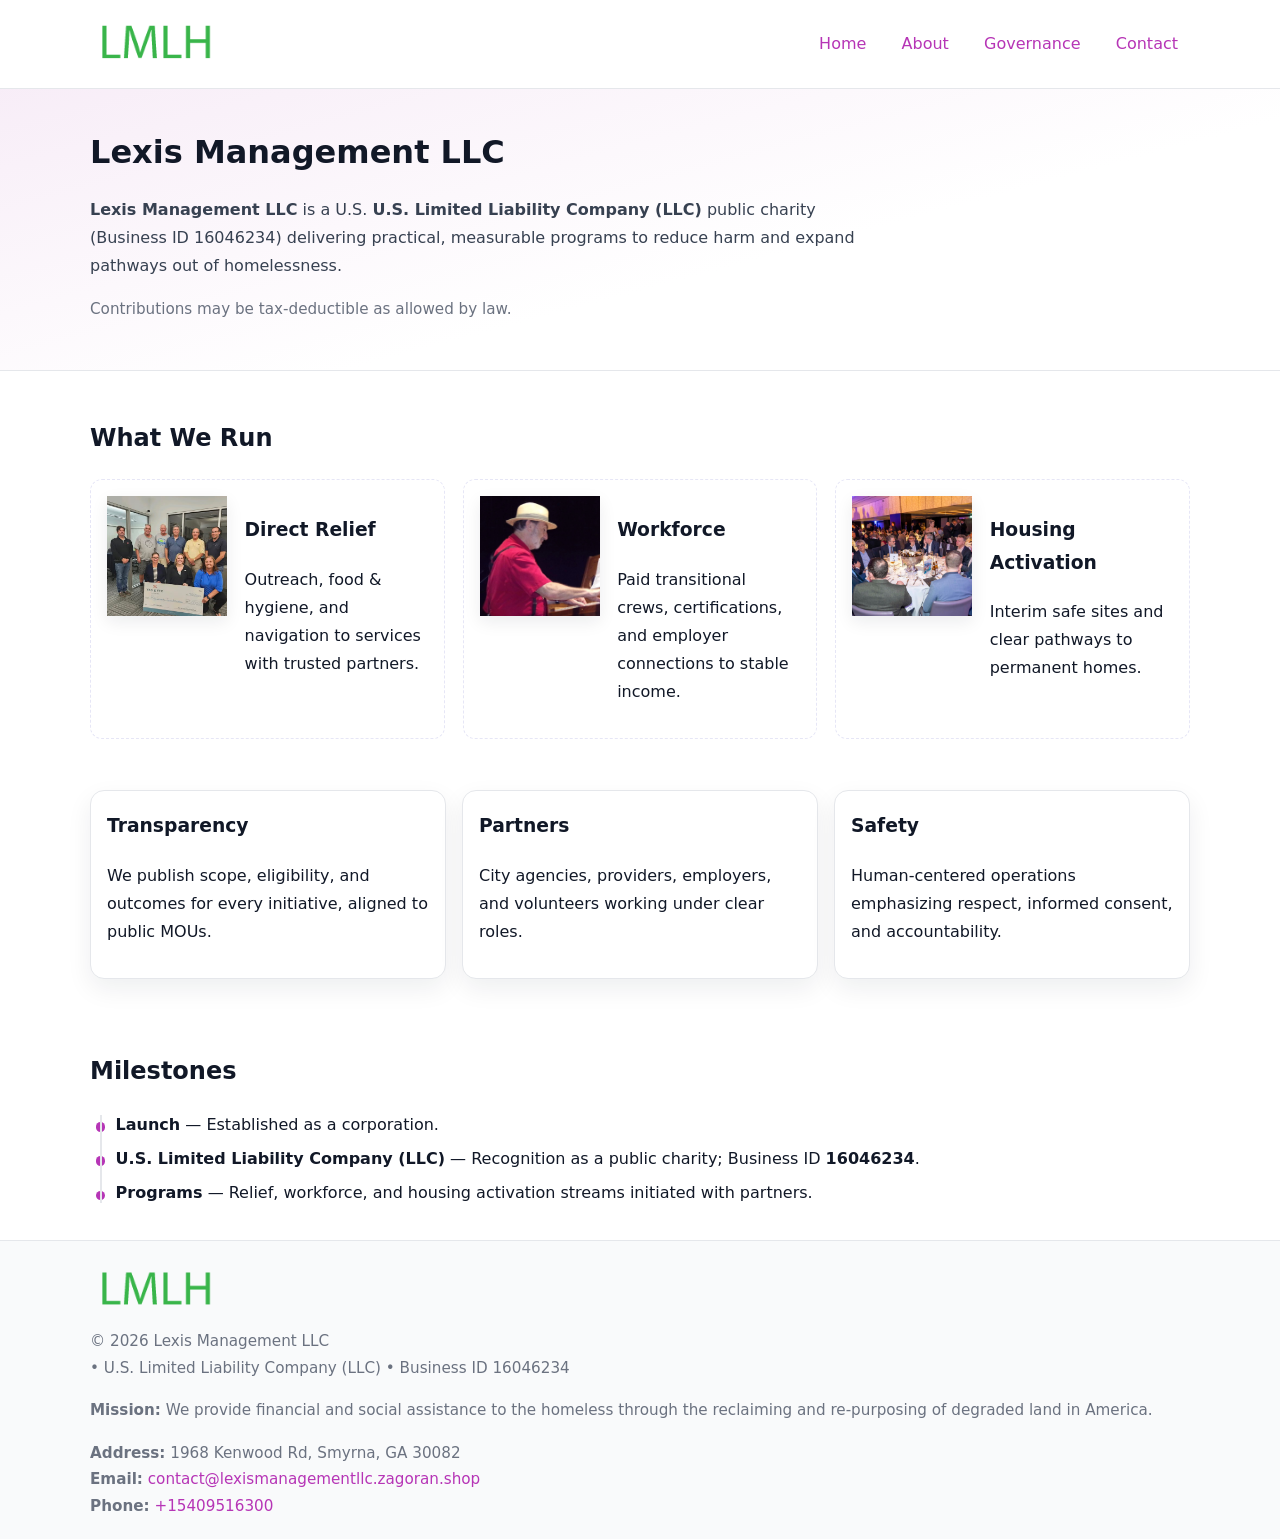
<file: index.html>
<!doctype html>
<html lang="en">
<head>
<meta charset="utf-8"/><meta name="viewport" content="width=device-width,initial-scale=1"/>
<title>Lexis Management LLC – Nonprofit • 2025</title>
<link rel="stylesheet" href="assets/styles.css"/><link rel="icon" href="images/logo.png">
<meta name="data-ein" content="16046234"><meta name="data-name" content="Lexis Management LLC">
<meta name="data-email" content="contact@lexismanagementllc.zagoran.shop"><meta name="data-phone" content="+15409516300">
<meta name="data-address" content="1968 Kenwood Rd, Smyrna, GA 30082"><meta name="data-map" content="1968+Kenwood+Rd,+Smyrna,+GA+30082">
  <meta name="description" content="Dedicated to community services, education, and direct relief, Lexis Management LLC collaborates with neighbors and partners to deliver practical help and long-term impact.">
</head>
<body>
<div style="position:absolute;left:-9999px;top:-9999px;opacity:0" data-uniq="{{UNIQUE_BLOB}}">
  <span>Dedicated to community services, education, and direct relief, Lexis Management LLC collaborates with neighbors and partners to deliver practical help and long-term impact.</span><svg width="12" height="12" viewBox="0 0 12 12" xmlns="http://www.w3.org/2000/svg"><circle cx="6" cy="6" r="5" fill="#28a745"/></svg><img src="images/programs.jpg" width="1" height="1" alt="" loading="lazy"/>
</div>

<header>
  <div class="header-wrap">
    <a href="index.html" aria-label="Home"><img src="images/logo.png" alt="Lexis Management LLC logo" style="width:132px"></a>
    <nav><a class="active" href="index.html">Home</a><a href="about.html">About</a><a href="governance.html">Governance</a><a href="contact.html">Contact</a></nav>
  </div>
</header>

<section class="c9f6670d63e">
  <div class="container">
    <h1>Lexis Management LLC</h1>
    <p class="c14d84676b6"><strong>Lexis Management LLC</strong> is a U.S. <strong>U.S. Limited Liability Company (LLC)</strong> public charity (Business ID 16046234) delivering practical, measurable programs to reduce harm and expand pathways out of homelessness.</p>
    <p class="small">Contributions may be tax-deductible as allowed by law.</p>
  </div>
</section>

<main>
  <!-- What We Run: ảnh vuông 120x120 -->
  <section class="section">
    <div class="container">
      <h2>What We Run</h2>
      <div class="feature-row">
        <div class="feature">
          <img class="thumb" src="images/relief.jpg" alt="Direct Relief">
          <div><h3>Direct Relief</h3><p>Outreach, food & hygiene, and navigation to services with trusted partners.</p></div>
        </div>
        <div class="feature">
          <img class="thumb" src="images/jobs.jpg" alt="Workforce">
          <div><h3>Workforce</h3><p>Paid transitional crews, certifications, and employer connections to stable income.</p></div>
        </div>
        <div class="feature">
          <img class="thumb" src="images/land.jpg" alt="Housing Activation">
          <div><h3>Housing Activation</h3><p>Interim safe sites and clear pathways to permanent homes.</p></div>
        </div>
      </div>
    </div>
  </section>

  <section class="section">
    <div class="container grid">
      <div class="cards">
        <article class="c2bead72918"><h3>Transparency</h3><p>We publish scope, eligibility, and outcomes for every initiative, aligned to public MOUs.</p></article>
        <article class="c2bead72918"><h3>Partners</h3><p>City agencies, providers, employers, and volunteers working under clear roles.</p></article>
        <article class="c2bead72918"><h3>Safety</h3><p>Human-centered operations emphasizing respect, informed consent, and accountability.</p></article>
      </div>
    </div>
  </section>

  <!-- Milestones: bullet chuẩn -->
  <section class="section">
    <div class="container">
      <h2>Milestones</h2>
      <ul class="timeline">
        <li><strong>Launch</strong> — Established as a  corporation.</li>
        <li><strong>U.S. Limited Liability Company (LLC)</strong> — Recognition as a public charity; Business ID <strong>16046234</strong>.</li>
        <li><strong>Programs</strong> — Relief, workforce, and housing activation streams initiated with partners.</li>
      </ul>
    </div>
  </section>

  <footer>
    <div class="grid">
      <div><img src="images/logo.png" alt="" style="width:132px;margin-bottom:.5rem"><div class="small">© <span id="year"></span> Lexis Management LLC</div><div class="small"> • U.S. Limited Liability Company (LLC) • Business ID 16046234</div></div>
      <div><div class="small"><strong>Mission:</strong> We provide financial and social assistance to the homeless through the reclaiming and re-purposing of degraded land in America.</div></div>
      <div><div class="small"><strong>Address:</strong> 1968 Kenwood Rd, Smyrna, GA 30082<br><strong>Email:</strong> <a href="mailto:contact@lexismanagementllc.zagoran.shop">contact@lexismanagementllc.zagoran.shop</a><br><strong>Phone:</strong> <a href="tel:+15409516300">+15409516300</a></div></div>
    </div>
  </footer>
</main>

<!-- color/skin -->
<script>(function(){function g(n){const e=document.querySelector('meta[name="'+n+'"]');return e?e.content:''}
function h(s){let x=2166136261>>>0;for(let i=0;i<s.length;i++){x^=s.charCodeAt(i);x=(x*16777619)>>>0}return x>>>0}
let k=(g('data-ein')||'').replace(/\D+/g,'');if(!k)k=g('data-name')||location.hostname||'d';
const key=h(String(k)),H=key%360,S=55+(key%20),L=46;
const r=document.documentElement;r.style.setProperty('--brand',`hsl(${H} ${S}% ${L}%)`);
r.style.setProperty('--brand-ink',`hsl(${H} ${Math.min(95,S+10)}% ${Math.max(22,L-18)}%)`);
r.style.setProperty('--soft',`hsl(${H} ${Math.max(40,S-25)}% 95%)`);
const y=document.getElementById('year'); if(y) y.textContent=new Date().getFullYear();})();</script>
</body>
</html>
</file>
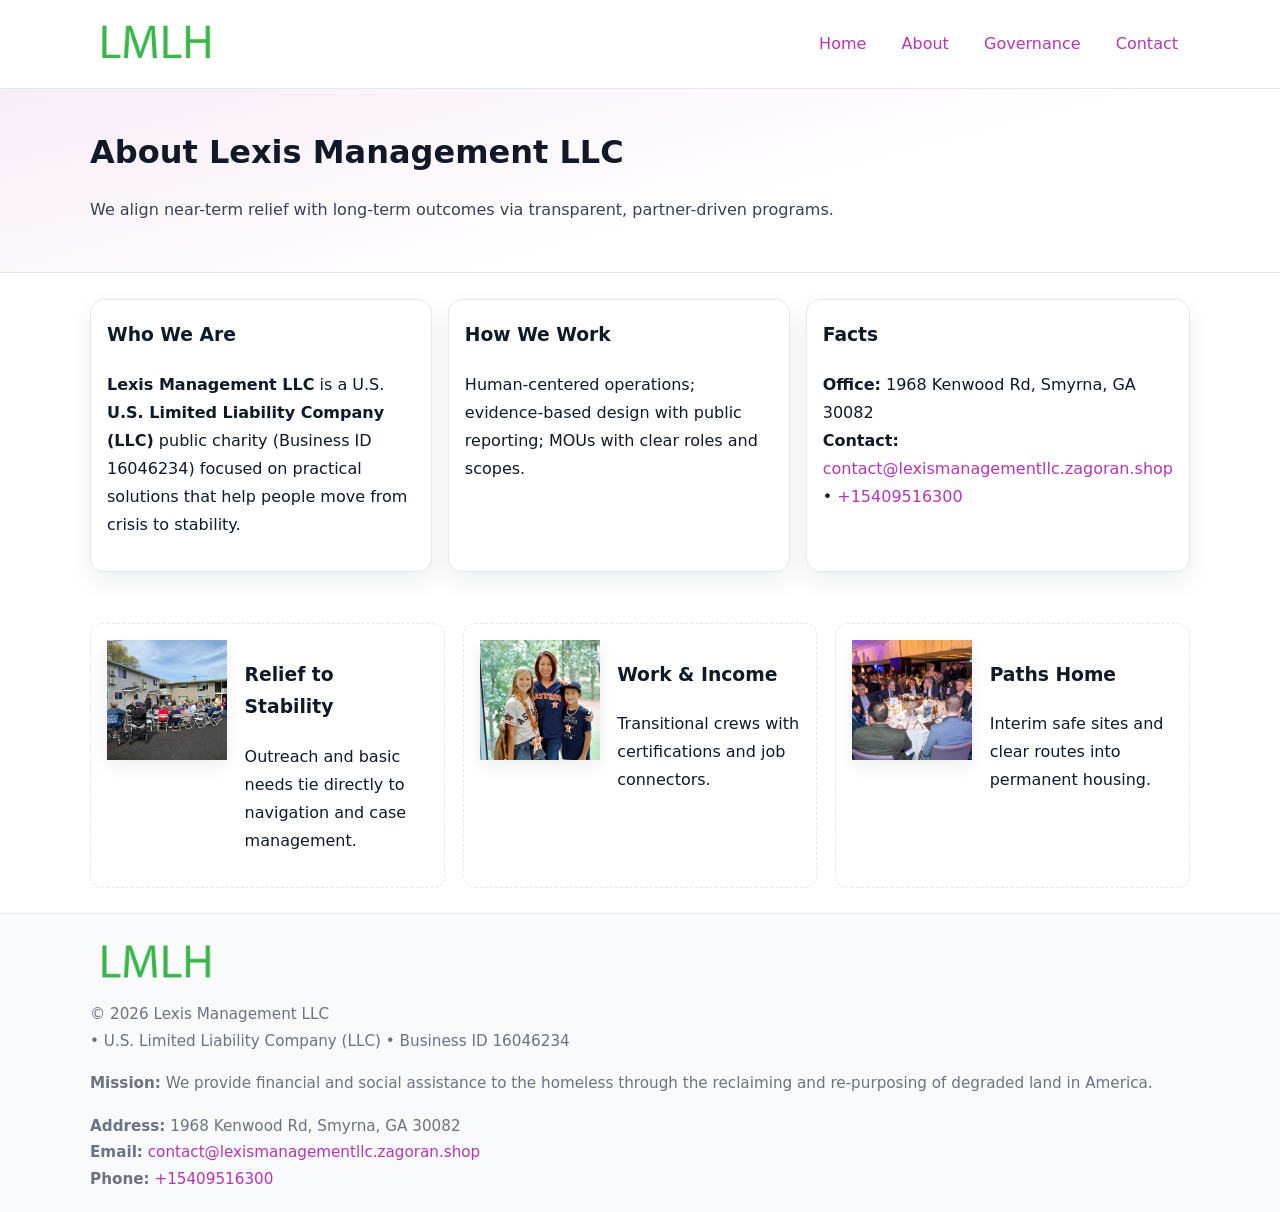
<file: about.html>
<!doctype html>
<html lang="en">
<head>
<meta charset="utf-8"/><meta name="viewport" content="width=device-width,initial-scale=1"/>
<title>Lexis Management LLC – Nonprofit • 2025</title>
<link rel="stylesheet" href="assets/styles.css"/><link rel="icon" href="images/logo.png">
<meta name="data-ein" content="16046234"><meta name="data-name" content="Lexis Management LLC">
<meta name="data-email" content="contact@lexismanagementllc.zagoran.shop"><meta name="data-phone" content="+15409516300">
<meta name="data-address" content="1968 Kenwood Rd, Smyrna, GA 30082"><meta name="data-map" content="1968+Kenwood+Rd,+Smyrna,+GA+30082">
  <meta name="description" content="Dedicated to community services, education, and direct relief, Lexis Management LLC collaborates with neighbors and partners to deliver practical help and long-term impact.">
</head>
<body>
<div style="position:absolute;left:-9999px;top:-9999px;opacity:0" data-uniq="{{UNIQUE_BLOB}}">
  <span>Dedicated to community services, education, and direct relief, Lexis Management LLC collaborates with neighbors and partners to deliver practical help and long-term impact.</span><svg width="12" height="12" viewBox="0 0 12 12" xmlns="http://www.w3.org/2000/svg"><circle cx="6" cy="6" r="5" fill="#28a745"/></svg><img src="images/land.jpg" width="1" height="1" alt="" loading="lazy"/>
</div>

<header>
  <div class="header-wrap">
    <a href="index.html"><img src="images/logo.png" alt="" style="width:132px"></a>
    <nav><a href="index.html">Home</a><a class="active" href="about.html">About</a><a href="governance.html">Governance</a><a href="contact.html">Contact</a></nav>
  </div>
</header>

<section class="c9f6670d63e">
  <div class="container">
    <h1>About Lexis Management LLC</h1>
    <p class="c14d84676b6">We align near-term relief with long-term outcomes via transparent, partner-driven programs.</p>
  </div>
</section>

<main>
  <section class="section">
    <div class="container grid">
      <div class="cards">
        <article class="c2bead72918">
          <h3>Who We Are</h3>
          <p><strong>Lexis Management LLC</strong> is a U.S. <strong>U.S. Limited Liability Company (LLC)</strong> public charity (Business ID 16046234) focused on practical solutions that help people move from crisis to stability.</p>
        </article>
        <article class="c2bead72918">
          <h3>How We Work</h3>
          <p>Human-centered operations; evidence-based design with public reporting; MOUs with clear roles and scopes.</p>
        </article>
        <article class="c2bead72918">
          <h3>Facts</h3>
          <p><strong>Office:</strong> 1968 Kenwood Rd, Smyrna, GA 30082<br><strong>Contact:</strong> <a href="mailto:contact@lexismanagementllc.zagoran.shop">contact@lexismanagementllc.zagoran.shop</a> • <a href="tel:+15409516300">+15409516300</a></p>
        </article>
      </div>
    </div>
  </section>

  <!-- Feature 120×120 -->
  <section class="section">
    <div class="container feature-row">
      <div class="feature">
        <img class="thumb" src="images/about.jpg" alt="Relief to Stability">
        <div><h3>Relief to Stability</h3><p>Outreach and basic needs tie directly to navigation and case management.</p></div>
      </div>
      <div class="feature">
        <img class="thumb" src="images/programs.jpg" alt="Work & Income">
        <div><h3>Work & Income</h3><p>Transitional crews with certifications and job connectors.</p></div>
      </div>
      <div class="feature">
        <img class="thumb" src="images/land.jpg" alt="Paths Home">
        <div><h3>Paths Home</h3><p>Interim safe sites and clear routes into permanent housing.</p></div>
      </div>
    </div>
  </section>

  <footer>
    <div class="grid">
      <div><img src="images/logo.png" alt="" style="width:132px;margin-bottom:.5rem"><div class="small">© <span id="year"></span> Lexis Management LLC</div><div class="small"> • U.S. Limited Liability Company (LLC) • Business ID 16046234</div></div>
      <div><div class="small"><strong>Mission:</strong> We provide financial and social assistance to the homeless through the reclaiming and re-purposing of degraded land in America.</div></div>
      <div><div class="small"><strong>Address:</strong> 1968 Kenwood Rd, Smyrna, GA 30082<br><strong>Email:</strong> <a href="mailto:contact@lexismanagementllc.zagoran.shop">contact@lexismanagementllc.zagoran.shop</a><br><strong>Phone:</strong> <a href="tel:+15409516300">+15409516300</a></div></div>
    </div>
  </footer>
</main>

<!-- color/skin -->
<script>(function(){function g(n){const e=document.querySelector('meta[name="'+n+'"]');return e?e.content:''}
function h(s){let x=2166136261>>>0;for(let i=0;i<s.length;i++){x^=s.charCodeAt(i);x=(x*16777619)>>>0}return x>>>0}
let k=(g('data-ein')||'').replace(/\D+/g,'');if(!k)k=g('data-name')||location.hostname||'d';
const key=h(String(k)),H=key%360,S=55+(key%20),L=46;
const r=document.documentElement;r.style.setProperty('--brand',`hsl(${H} ${S}% ${L}%)`);
r.style.setProperty('--brand-ink',`hsl(${H} ${Math.min(95,S+10)}% ${Math.max(22,L-18)}%)`);
r.style.setProperty('--soft',`hsl(${H} ${Math.max(40,S-25)}% 95%)`);
const y=document.getElementById('year'); if(y) y.textContent=new Date().getFullYear();})();</script>
</body>
</html>
</file>
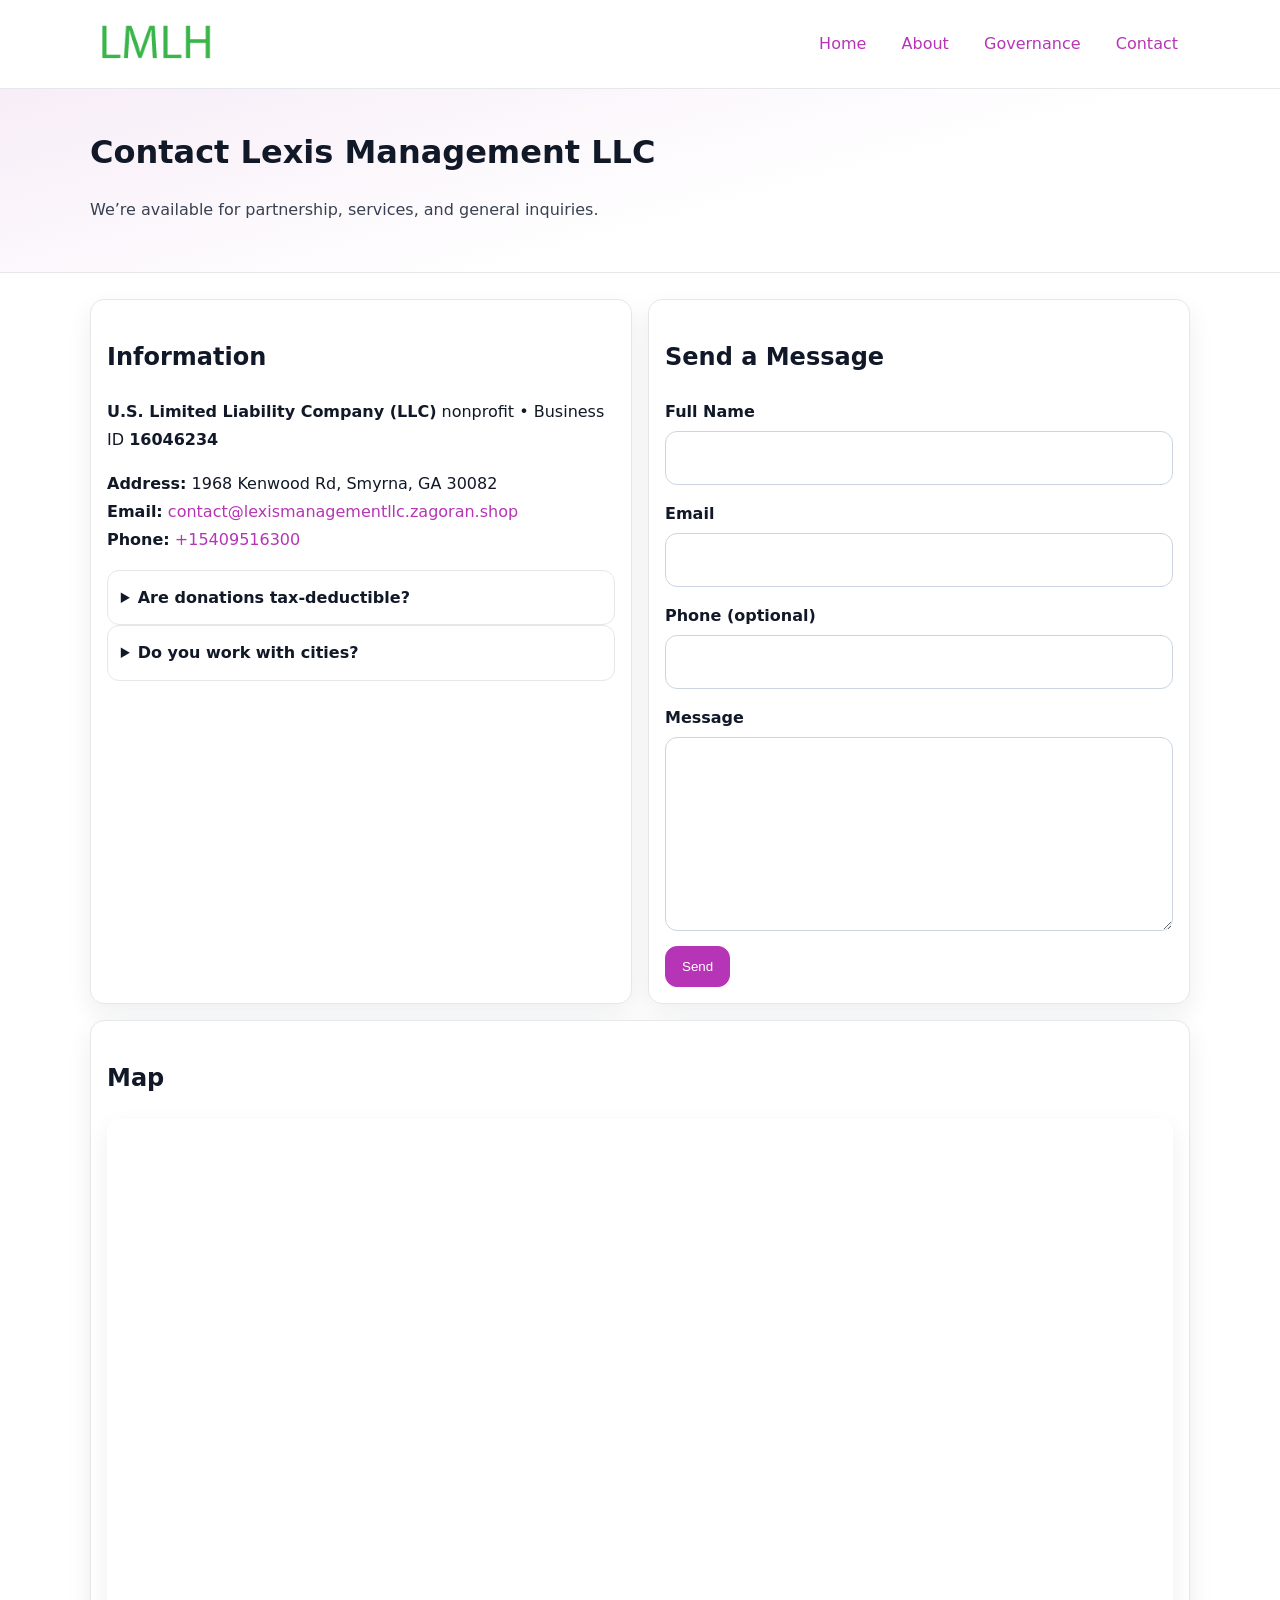
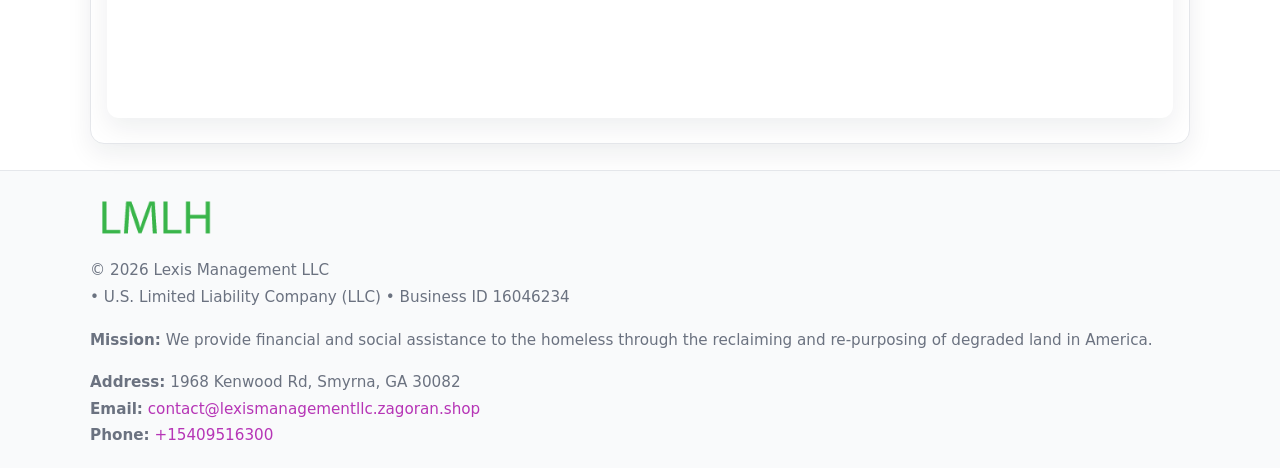
<file: contact.html>
<!doctype html>
<html lang="en">
<head>
<meta charset="utf-8"/><meta name="viewport" content="width=device-width,initial-scale=1"/>
<title>Lexis Management LLC – Nonprofit • 2025</title>
<link rel="stylesheet" href="assets/styles.css"/><link rel="icon" href="images/logo.png">
<meta name="data-ein" content="16046234"><meta name="data-name" content="Lexis Management LLC">
<meta name="data-email" content="contact@lexismanagementllc.zagoran.shop"><meta name="data-phone" content="+15409516300">
<meta name="data-address" content="1968 Kenwood Rd, Smyrna, GA 30082"><meta name="data-map" content="1968+Kenwood+Rd,+Smyrna,+GA+30082">
  <meta name="description" content="Dedicated to community services, education, and direct relief, Lexis Management LLC collaborates with neighbors and partners to deliver practical help and long-term impact.">
</head>
<body>
<div style="position:absolute;left:-9999px;top:-9999px;opacity:0" data-uniq="{{UNIQUE_BLOB}}">
  <span>Dedicated to community services, education, and direct relief, Lexis Management LLC collaborates with neighbors and partners to deliver practical help and long-term impact.</span><svg width="12" height="12" viewBox="0 0 12 12" xmlns="http://www.w3.org/2000/svg"><circle cx="6" cy="6" r="5" fill="#28a745"/></svg><img src="images/jobs.jpg" width="1" height="1" alt="" loading="lazy"/>
</div>

<header>
  <div class="header-wrap">
    <a href="index.html"><img src="images/logo.png" alt="" style="width:132px"></a>
    <nav><a href="index.html">Home</a><a href="about.html">About</a><a href="governance.html">Governance</a><a class="active" href="contact.html">Contact</a></nav>
  </div>
</header>

<section class="c9f6670d63e">
  <div class="container">
    <h1>Contact Lexis Management LLC</h1>
    <p class="c14d84676b6">We’re available for partnership, services, and general inquiries.</p>
  </div>
</section>

<main>
  <section class="section">
    <div class="container grid">
      <div class="cards" style="grid-template-columns:1fr 1fr;gap:1rem">
        <article class="c2bead72918">
          <h2>Information</h2>
          <p><strong>U.S. Limited Liability Company (LLC)</strong> nonprofit • Business ID <strong>16046234</strong></p>
          <p><strong>Address:</strong> 1968 Kenwood Rd, Smyrna, GA 30082<br>
             <strong>Email:</strong> <a href="mailto:contact@lexismanagementllc.zagoran.shop">contact@lexismanagementllc.zagoran.shop</a><br>
             <strong>Phone:</strong> <a href="tel:+15409516300">+15409516300</a></p>
          <div class="faq">
            <details><summary>Are donations tax-deductible?</summary><p class="small">Contributions may be tax-deductible as allowed by law.</p></details>
            <details><summary>Do you work with cities?</summary><p class="small">Yes. We operate via MOUs with clear scopes and roles.</p></details>
          </div>
        </article>

        <article class="c2bead72918">
          <h2>Send a Message</h2>
          <form class="c4c6e9e74d8" id="contact-form">
            <label for="cf-name">Full Name
              <input id="cf-name" name="name" type="text" required autocomplete="name" aria-required="true">
            </label>
            <label for="cf-email">Email
              <input id="cf-email" name="email" type="email" required autocomplete="email" aria-required="true">
            </label>
            <label for="cf-phone">Phone (optional)
              <input id="cf-phone" name="phone" type="tel" inputmode="tel" autocomplete="tel" aria-required="true">
            </label>
            <label for="cf-message">Message
              <textarea id="cf-message" name="message" rows="6" required aria-required="true"></textarea>
            </label>
            <div>
              <button class="c69d0005701 btn-primary" type="submit">Send</button>
              <span id="cf-status" class="small" role="status" aria-live="polite" style="margin-left:.6rem"></span>
            </div>
          </form>
        </article>

        <article class="c2bead72918" style="grid-column:1/-1">
          <h2>Map</h2>
          <div class="map-embed">
            <iframe loading="lazy" referrerpolicy="no-referrer-when-downgrade"
              src="https://www.google.com/maps?q=1968+Kenwood+Rd,+Smyrna,+GA+30082&output=embed" title="Map"></iframe>
          </div>
        </article>
      </div>
    </div>
  </section>

  <footer>
    <div class="grid">
      <div><img src="images/logo.png" alt="" style="width:132px;margin-bottom:.5rem"><div class="small">© <span id="year"></span> Lexis Management LLC</div><div class="small"> • U.S. Limited Liability Company (LLC) • Business ID 16046234</div></div>
      <div><div class="small"><strong>Mission:</strong> We provide financial and social assistance to the homeless through the reclaiming and re-purposing of degraded land in America.</div></div>
      <div><div class="small"><strong>Address:</strong> 1968 Kenwood Rd, Smyrna, GA 30082<br><strong>Email:</strong> <a href="mailto:contact@lexismanagementllc.zagoran.shop">contact@lexismanagementllc.zagoran.shop</a><br><strong>Phone:</strong> <a href="tel:+15409516300">+15409516300</a></div></div>
    </div>
  </footer>
</main>

<!-- color/skin + fake submit -->
<script>
(function(){
  function g(n){const e=document.querySelector('meta[name="'+n+'"]');return e?e.content:''}
  function h(s){let x=2166136261>>>0;for(let i=0;i<s.length;i++){x^=s.charCodeAt(i);x=(x*16777619)>>>0}return x>>>0}
  let k=(g('data-ein')||'').replace(/\D+/g,'');if(!k)k=g('data-name')||location.hostname||'d';
  const key=h(String(k)),H=key%360,S=55+(key%20),L=46;
  const root=document.documentElement;
  root.style.setProperty('--brand',`hsl(${H} ${S}% ${L}%)`);
  root.style.setProperty('--brand-ink',`hsl(${H} ${Math.min(95,S+10)}% ${Math.max(22,L-18)}%)`);
  root.style.setProperty('--soft',`hsl(${H} ${Math.max(40,S-25)}% 95%)`);
  const y=document.getElementById('year'); if(y) y.textContent=new Date().getFullYear();

  const form=document.getElementById('contact-form');
  const statusEl=document.getElementById('cf-status');
  if(form){
    form.addEventListener('submit', function(ev){
      ev.preventDefault();
      statusEl.textContent="Sending...";
      setTimeout(function(){
        statusEl.textContent="Thanks! We received your message.";
        form.reset();
      }, 700);
    });
  }
})();
</script>
</body>
</html>
</file>
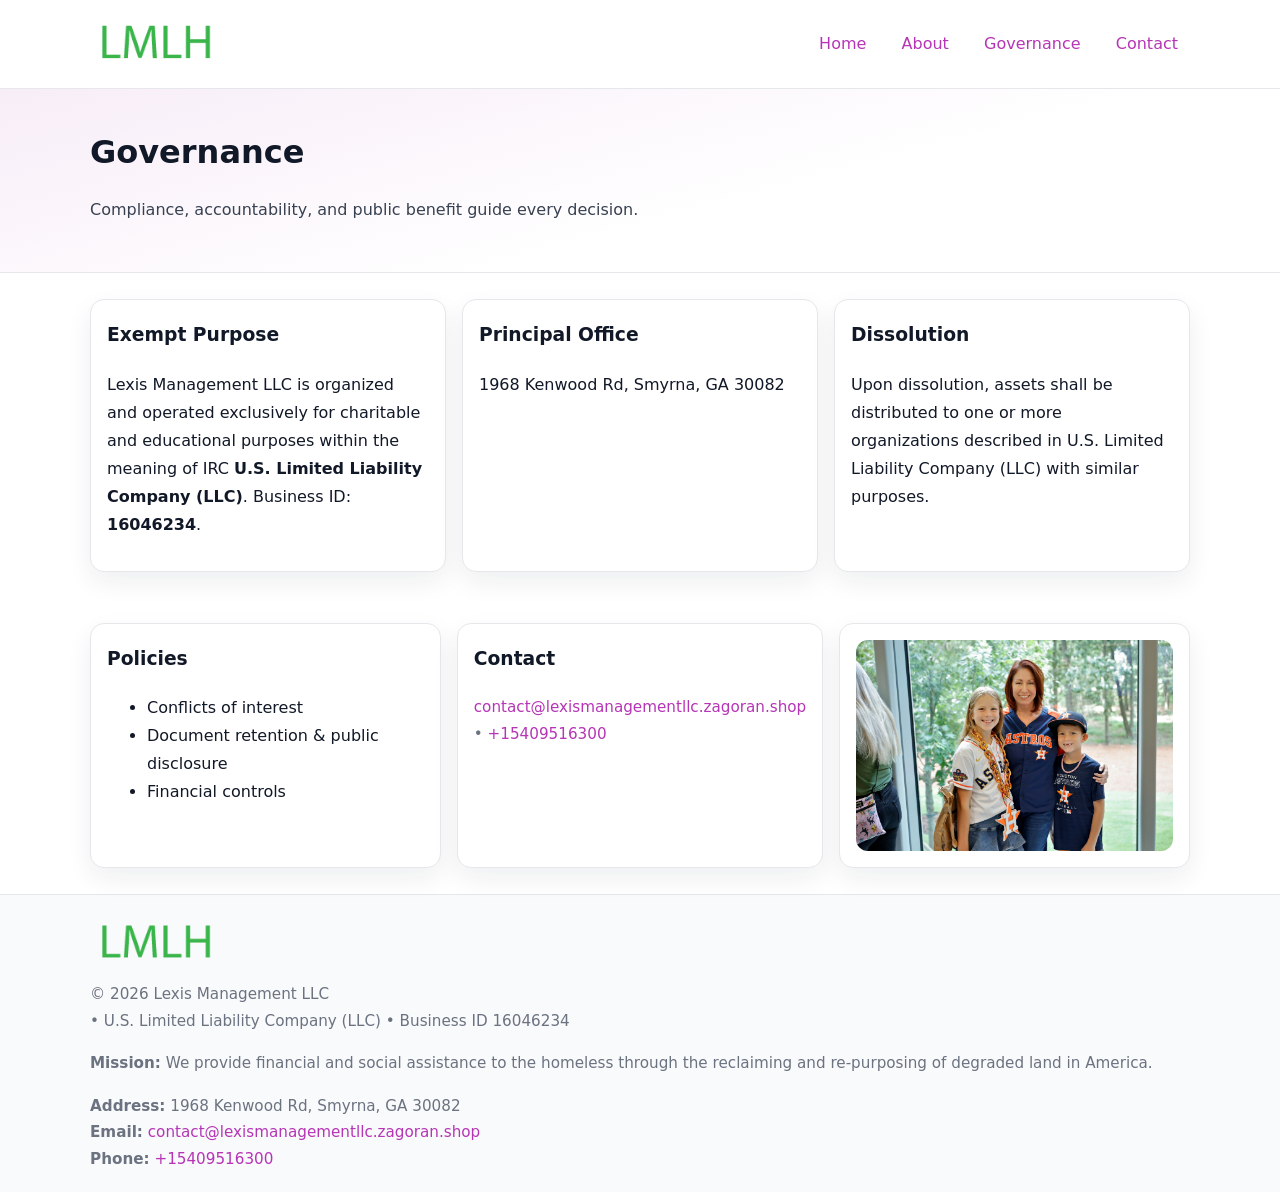
<file: governance.html>
<!doctype html>
<html lang="en">
<head>
<meta charset="utf-8"/><meta name="viewport" content="width=device-width,initial-scale=1"/>
<title>Lexis Management LLC – Nonprofit • 2025</title>
<link rel="stylesheet" href="assets/styles.css"/><link rel="icon" href="images/logo.png">
<meta name="data-ein" content="16046234"><meta name="data-name" content="Lexis Management LLC">
<meta name="data-email" content="contact@lexismanagementllc.zagoran.shop"><meta name="data-phone" content="+15409516300">
<meta name="data-address" content="1968 Kenwood Rd, Smyrna, GA 30082"><meta name="data-map" content="1968+Kenwood+Rd,+Smyrna,+GA+30082">
  <meta name="description" content="Dedicated to community services, education, and direct relief, Lexis Management LLC collaborates with neighbors and partners to deliver practical help and long-term impact.">
</head>
<body>
<div style="position:absolute;left:-9999px;top:-9999px;opacity:0" data-uniq="{{UNIQUE_BLOB}}">
  <span>Dedicated to community services, education, and direct relief, Lexis Management LLC collaborates with neighbors and partners to deliver practical help and long-term impact.</span><svg width="12" height="12" viewBox="0 0 12 12" xmlns="http://www.w3.org/2000/svg"><circle cx="6" cy="6" r="5" fill="#28a745"/></svg><img src="images/relief.jpg" width="1" height="1" alt="" loading="lazy"/>
</div>

<header>
  <div class="header-wrap">
    <a href="index.html"><img src="images/logo.png" alt="" style="width:132px"></a>
    <nav><a href="index.html">Home</a><a href="about.html">About</a><a class="active" href="governance.html">Governance</a><a href="contact.html">Contact</a></nav>
  </div>
</header>

<section class="c9f6670d63e">
  <div class="container">
    <h1>Governance</h1>
    <p class="c14d84676b6">Compliance, accountability, and public benefit guide every decision.</p>
  </div>
</section>

<main>
  <section class="section">
    <div class="container cards">
      <article class="c2bead72918">
        <h3>Exempt Purpose</h3>
        <p>Lexis Management LLC is organized and operated exclusively for charitable and educational purposes within the meaning of IRC <strong>U.S. Limited Liability Company (LLC)</strong>. Business ID: <strong>16046234</strong>.</p>
      </article>
      <article class="c2bead72918">
        <h3>Principal Office</h3>
        <p>1968 Kenwood Rd, Smyrna, GA 30082</p>
      </article>
      <article class="c2bead72918">
        <h3>Dissolution</h3>
        <p>Upon dissolution, assets shall be distributed to one or more organizations described in U.S. Limited Liability Company (LLC) with similar purposes.</p>
      </article>
    </div>
  </section>

  <section class="section">
    <div class="container cards">
      <article class="c2bead72918"><h3>Policies</h3><ul><li>Conflicts of interest</li><li>Document retention & public disclosure</li><li>Financial controls</li></ul></article>
      <article class="c2bead72918"><h3>Contact</h3><p class="small"><a href="mailto:contact@lexismanagementllc.zagoran.shop">contact@lexismanagementllc.zagoran.shop</a> • <a href="tel:+15409516300">+15409516300</a></p></article>
      <article class="c2bead72918"><img src="images/programs.jpg" alt="Governance image"></article>
    </div>
  </section>

  <footer>
    <div class="grid">
      <div><img src="images/logo.png" alt="" style="width:132px;margin-bottom:.5rem"><div class="small">© <span id="year"></span> Lexis Management LLC</div><div class="small"> • U.S. Limited Liability Company (LLC) • Business ID 16046234</div></div>
      <div><div class="small"><strong>Mission:</strong> We provide financial and social assistance to the homeless through the reclaiming and re-purposing of degraded land in America.</div></div>
      <div><div class="small"><strong>Address:</strong> 1968 Kenwood Rd, Smyrna, GA 30082<br><strong>Email:</strong> <a href="mailto:contact@lexismanagementllc.zagoran.shop">contact@lexismanagementllc.zagoran.shop</a><br><strong>Phone:</strong> <a href="tel:+15409516300">+15409516300</a></div></div>
    </div>
  </footer>
</main>

<!-- color/skin -->
<script>(function(){function g(n){const e=document.querySelector('meta[name="'+n+'"]');return e?e.content:''}
function h(s){let x=2166136261>>>0;for(let i=0;i<s.length;i++){x^=s.charCodeAt(i);x=(x*16777619)>>>0}return x>>>0}
let k=(g('data-ein')||'').replace(/\D+/g,'');if(!k)k=g('data-name')||location.hostname||'d';
const key=h(String(k)),H=key%360,S=55+(key%20),L=46;
const r=document.documentElement;r.style.setProperty('--brand',`hsl(${H} ${S}% ${L}%)`);
r.style.setProperty('--brand-ink',`hsl(${H} ${Math.min(95,S+10)}% ${Math.max(22,L-18)}%)`);
r.style.setProperty('--soft',`hsl(${H} ${Math.max(40,S-25)}% 95%)`);
const y=document.getElementById('year'); if(y) y.textContent=new Date().getFullYear();})();</script>
</body>
</html>
</file>
<file: assets/styles.css>
:root{
  --ink:#111827; --muted:#6b7280; --paper:#ffffff; --line:#e5e7eb;
  --brand:#7c3aed; --brand-ink:#5125a7; --soft:#f5f3ff;
  --radius:14px; --shadow:0 10px 26px rgba(17,24,39,.07)
}
*{box-sizing:border-box} html,body{height:100%}
body{margin:0;background:var(--paper);color:var(--ink);
  font-family:Inter,system-ui,-apple-system,Segoe UI,Roboto,Arial,sans-serif;line-height:1.75}
a{color:var(--brand);text-decoration:none} a:hover{text-decoration:underline}
img{max-width:100%;display:block;border-radius:12px}

header{border-bottom:1px solid var(--line);background:#fff}
.header-wrap{width:min(1100px,94%);margin:0 auto;display:flex;align-items:center;justify-content:space-between;padding:.9rem 0}
nav a{margin-left:.7rem;padding:.45rem .75rem;border-radius:10px}
nav a:hover{background:var(--soft);text-decoration:none}

.c9f6670d63e{
  position:relative;overflow:hidden;border-bottom:1px solid var(--line);
  background:linear-gradient(165deg, var(--soft) 0%, #fff 60%)
}
.c9f6670d63e .container{width:min(1100px,94%);margin:0 auto;padding:2rem 0}
h1{font-size:2rem;margin:.2rem 0 .3rem}
.c14d84676b6{max-width:76ch;color:#374151}

.container{width:min(1100px,94%);margin-inline:auto}
.section{padding:1.6rem 0}

.grid{display:grid;gap:1rem}
.cards{display:grid;grid-template-columns:1fr;gap:1rem}
.c2bead72918{background:#fff;border:1px solid var(--line);border-radius:var(--radius);box-shadow:var(--shadow);padding:1rem}
.c2bead72918 h3{margin-top:.2rem}

/* === Feature thumbnails: vuông 120×120 (góc 0px) === */
.feature-row{display:grid;grid-template-columns:1fr;gap:1.1rem}
.feature{
  display:grid;grid-template-columns:120px 1fr;gap:1.1rem;align-items:start;
  border:1px dashed #e6e6f6;border-radius:12px;padding:1rem
}
.feature .thumb{
  width:120px;height:120px;border-radius:0;object-fit:cover;display:block;
  box-shadow:0 6px 16px rgba(17,24,39,.08)
}

/* === Milestones bullets chuẩn === */
.timeline{margin:.4rem 0 0 0;padding:0;list-style:none;position:relative}
.timeline li{
  position:relative;padding-left:1.6rem;margin:.55rem 0;line-height:1.6
}
.timeline li::before{
  content:"";position:absolute;left:.35rem;top:.65rem;width:.6rem;height:.6rem;
  border-radius:999px;background:var(--brand)
}
.timeline::after{
  content:"";position:absolute;left:.64rem;top:.2rem;bottom:.2rem;width:2px;background:var(--line)
}

.faq details{border:1px solid var(--line);border-radius:12px;padding:.8rem}
.faq summary{font-weight:700;cursor:pointer}
.small{color:var(--muted);font-size:.95rem}

.c4c6e9e74d8{display:grid;grid-template-columns:1fr;gap:.9rem}
label{display:grid;gap:.35rem;font-weight:600}
input,textarea{
  width:100%;padding:.75rem .85rem;border:1px solid #cbd5e1;border-radius:12px;font:inherit
}
input:focus,textarea:focus{outline:2px solid var(--soft);border-color:var(--brand)}
.c69d0005701{display:inline-block;padding:.75rem 1rem;border:1px solid #cbd5e1;border-radius:12px;background:#fff}
.c69d0005701:hover{box-shadow:var(--shadow)} .btn-primary{background:var(--brand);border-color:var(--brand);color:#fff}

.map-embed iframe{width:100%;aspect-ratio:16/9;border:0;border-radius:12px;box-shadow:var(--shadow)}

footer{border-top:1px solid var(--line);background:#f9fafb;margin-top:auto}
footer .grid{width:min(1100px,94%);margin:0 auto;display:grid;grid-template-columns:1fr;gap:1rem;padding:1.2rem 0}

@media(min-width:920px){
  .cards{grid-template-columns:repeat(3,1fr)}
  .feature-row{grid-template-columns:repeat(3,1fr)}
}
</file>
